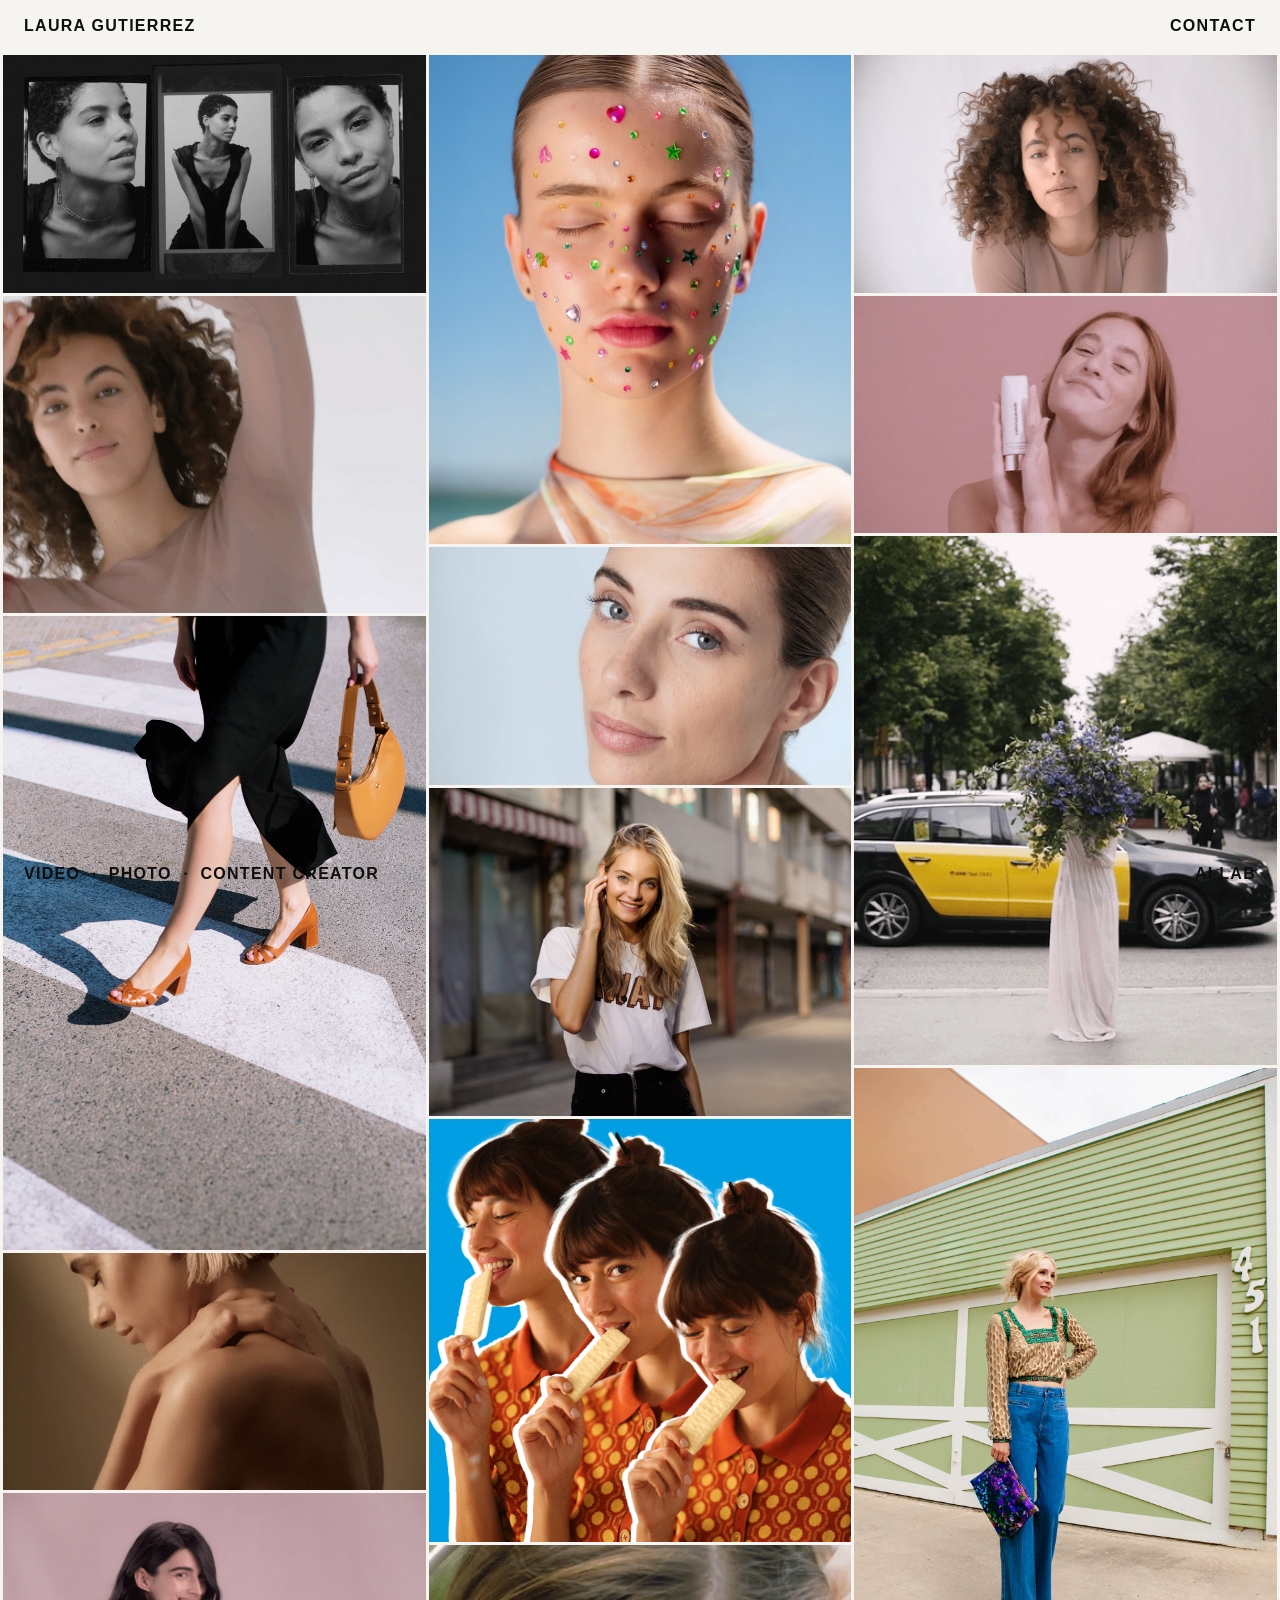
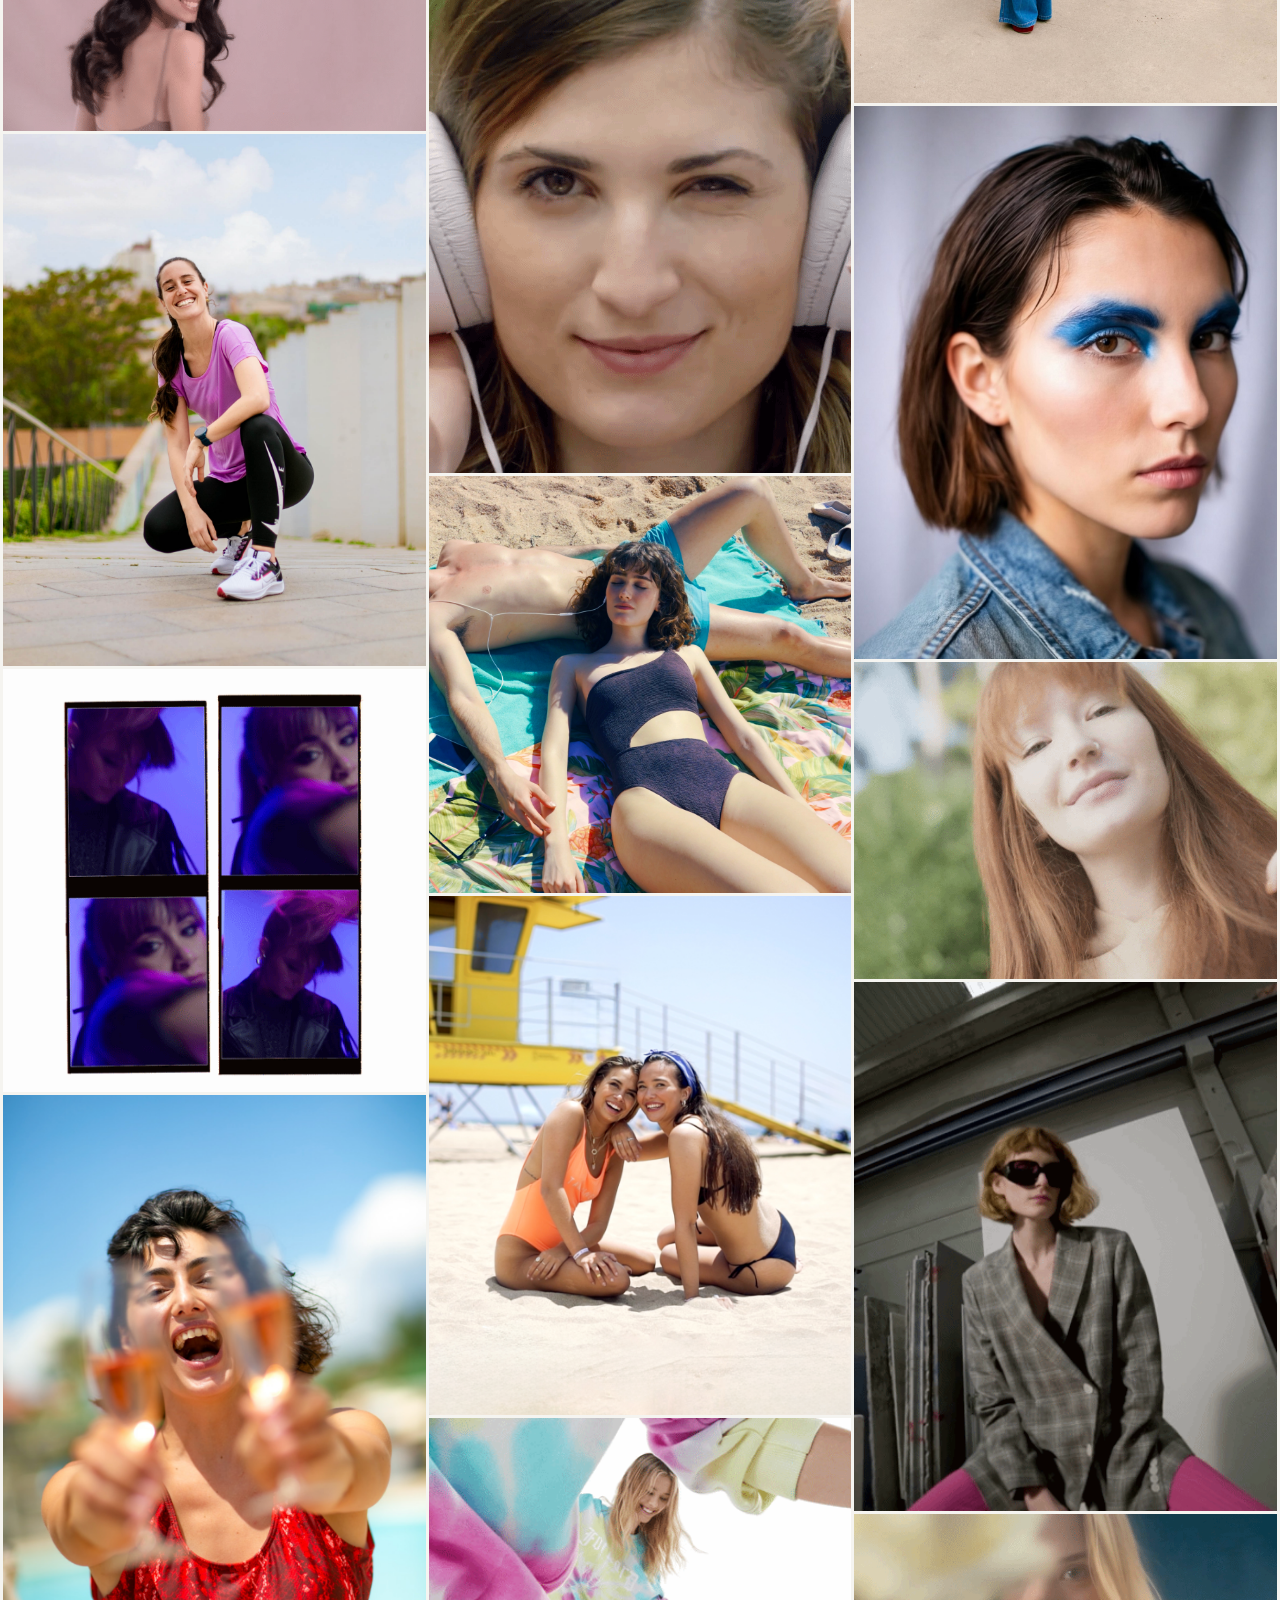
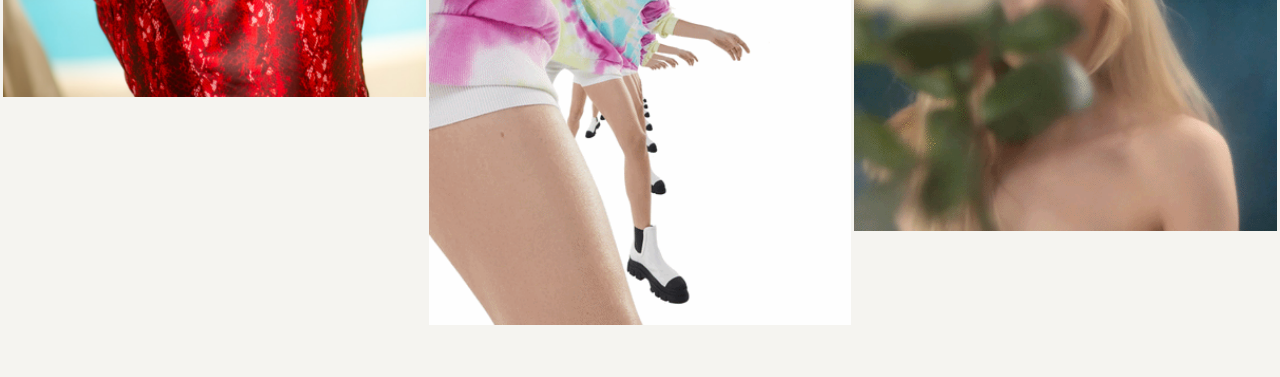
<file: index.html>
<!DOCTYPE html>
<html lang="en">
<head>
  <meta charset="UTF-8">
  <meta name="viewport" content="width=device-width, initial-scale=1.0">
  <title>Laura Gutierrez — Video · Photo · Content Creator</title>
  <meta name="description" content="Portfolio of Laura Gutierrez, video, photo and content creator. Selected work in film, photography and digital content.">
  <link rel="canonical" href="https://lauragutierrez.co/">
  <meta property="og:type" content="profile">
  <meta property="og:title" content="Laura Gutierrez — Video · Photo · Content Creator">
  <meta property="og:description" content="Portfolio of Laura Gutierrez, video, photo and content creator.">
  <meta property="og:url" content="https://lauragutierrez.co/">
  <script type="application/ld+json">
  {"@context":"https://schema.org","@type":"Person","name":"Laura Gutierrez","url":"https://lauragutierrez.co/","jobTitle":"Video, Photo & Content Creator","email":"hola@lauragutierrez.co","knowsAbout":["Video","Photography","Content creation"],"sameAs":["https://lauragutierrez.co/"]}
  </script>
  <script type="application/ld+json">
  {"@context":"https://schema.org","@type":"WebSite","name":"Laura Gutierrez","url":"https://lauragutierrez.co/","inLanguage":"en","about":{"@type":"Person","name":"Laura Gutierrez"}}
  </script>
  <link rel="icon" href="/favicon.ico" sizes="any">
  <link rel="icon" type="image/png" sizes="32x32" href="/favicon-32x32.png">
  <link rel="icon" type="image/png" sizes="192x192" href="/icon-192.png">
  <link rel="apple-touch-icon" href="/apple-touch-icon.png">
  <meta property="og:site_name" content="Laura Gutierrez">
  <meta property="og:image" content="https://lauragutierrez.co/og.jpg">
  <meta property="og:image:width" content="1200">
  <meta property="og:image:height" content="630">
  <meta property="og:image:alt" content="Laura Gutierrez — Video · Photo · Content creator">
  <meta name="twitter:card" content="summary_large_image">
  <meta name="twitter:image" content="https://lauragutierrez.co/og.jpg">
  <link rel="stylesheet" href="style.css">
</head>
<body>

  <header>
    <span class="site-name">Laura Gutierrez</span>
    <a href="https://mail.google.com/mail/?view=cm&to=hola@lauragutierrez.co" target="_blank" class="contact-link">Contact</a>
  </header>

  <main id="grid"></main>

  <footer>
    <span class="tagline">Video &nbsp;·&nbsp; Photo &nbsp;·&nbsp; Content creator</span>
    <a href="ailab.html" class="ailab-btn">AI Lab</a>
  </footer>

  <script src="projects.js"></script>
  <script>
    var grid = document.getElementById('grid');
    for (var i = 0; i < projects.length; i++) {
      var project = projects[i];
      var posterSrc = 'projects/' + project.folder + '/' + project.poster;
      var item = document.createElement('a');
      item.className = 'grid-item';
      item.href = 'project.html?p=' + encodeURIComponent(project.folder);
      item.style.animationDelay = (i * 35) + 'ms';
      item.innerHTML =
        '<div class="grid-item-inner">' +
          '<img class="poster" src="' + posterSrc + '" onerror="this.onerror=null;this.src=\'lorem.png\'" alt="' + project.title + '" loading="lazy">' +
          '<div class="overlay">' +
            '<span class="overlay-title">' + project.title + '</span>' +
          '</div>' +
        '</div>';
      grid.appendChild(item);
    }
  </script>

</body>
</html>
</file>
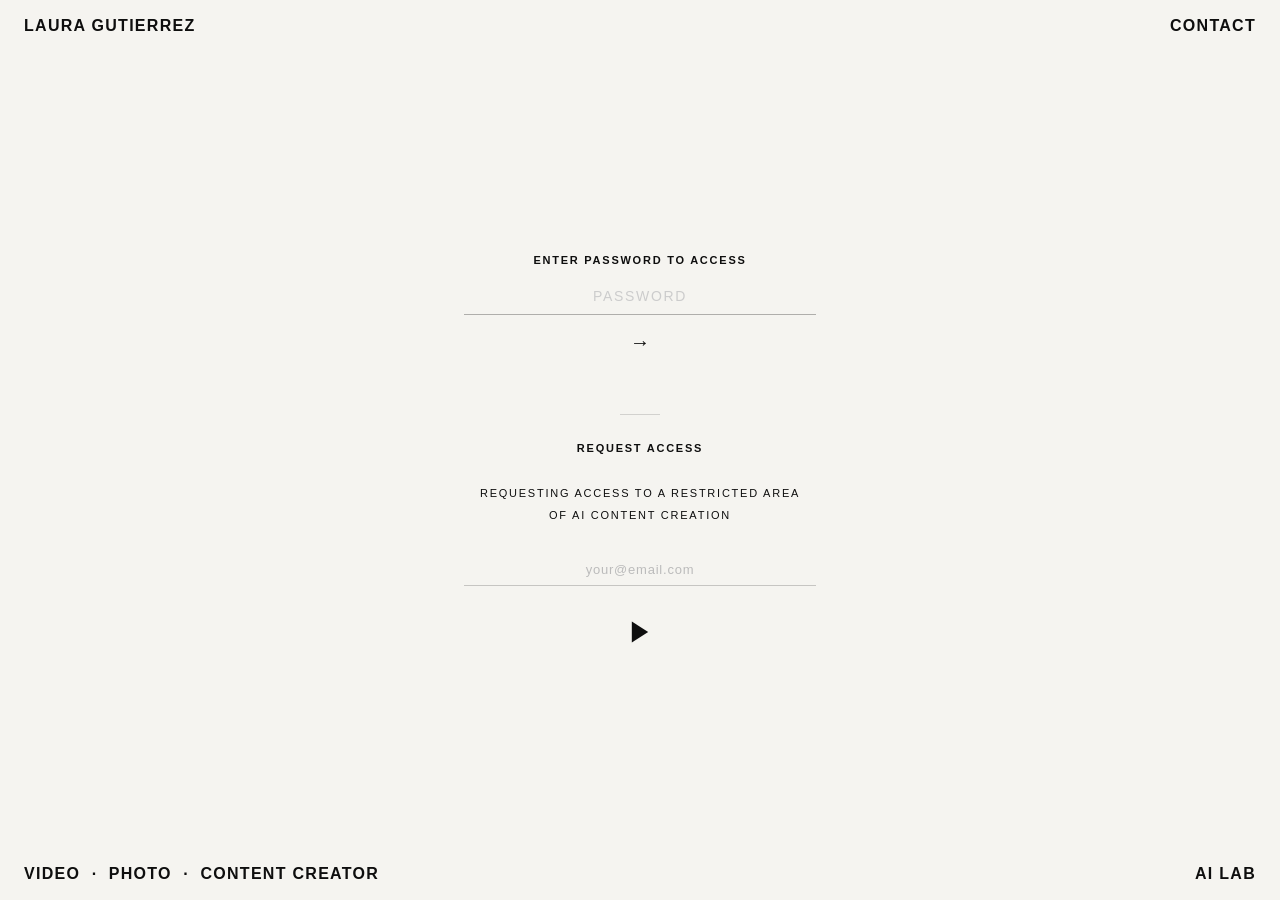
<file: ailab.html>
<!DOCTYPE html>
<html lang="en">
<head>
  <meta charset="UTF-8">
  <meta name="viewport" content="width=device-width, initial-scale=1.0">
  <title>Laura Gutierrez — AI Lab</title>
  <link rel="icon" href="/favicon.ico" sizes="any">
  <link rel="icon" type="image/png" sizes="32x32" href="/favicon-32x32.png">
  <link rel="icon" type="image/png" sizes="192x192" href="/icon-192.png">
  <link rel="apple-touch-icon" href="/apple-touch-icon.png">
  <meta property="og:type" content="website">
  <meta property="og:title" content="Laura Gutierrez — AI Lab">
  <meta property="og:site_name" content="Laura Gutierrez">
  <meta property="og:image" content="https://lauragutierrez.co/og.jpg">
  <meta property="og:image:width" content="1200">
  <meta property="og:image:height" content="630">
  <meta property="og:image:alt" content="Laura Gutierrez — Video · Photo · Content creator">
  <meta name="twitter:card" content="summary_large_image">
  <meta name="twitter:image" content="https://lauragutierrez.co/og.jpg">
  <link rel="stylesheet" href="style.css">
</head>
<body class="ailab-page">

  <header>
    <a href="index.html" class="site-name back-link">Laura Gutierrez</a>
    <a href="https://mail.google.com/mail/?view=cm&to=hola@lauragutierrez.co" target="_blank" class="contact-link">Contact</a>
  </header>

  <!-- PASSWORD GATE -->
  <div class="ailab-gate" id="ailabGate">
    <div class="ailab-gate-inner">
      <p class="ailab-gate-label">Enter password to access</p>
      <input class="ailab-gate-input" type="password" id="passwordInput" placeholder="PASSWORD" onkeydown="if(event.key==='Enter')checkPassword()">
      <button class="ailab-gate-btn" onclick="checkPassword()">→</button>
      <p class="ailab-gate-error" id="passwordError"></p>
      <div class="ailab-divider"></div>
      <p class="ailab-gate-label" style="margin-bottom:16px">Request access</p>
      <p class="ailab-heading">Requesting access to a restricted area<br>of AI content creation</p>
      <input class="ailab-input" type="email" id="ailabEmail" placeholder="your@email.com">
      <button class="ailab-submit" id="ailabBtn" onclick="submitRequest()">
        <svg viewBox="0 0 24 24" fill="currentColor" width="28" height="28">
          <polygon points="5,3 19,12 5,21"/>
        </svg>
      </button>
      <p class="ailab-sent" id="ailabSent">SENT</p>
    </div>
  </div>

  <!-- AI LAB CONTENT -->
  <main class="ailab-content" id="ailabContent" style="display:none">
    <div class="ailab-grid" id="ailabGrid"></div>
  </main>

  <footer>
    <span class="tagline">Video &nbsp;·&nbsp; Photo &nbsp;·&nbsp; Content creator</span>
    <a href="ailab.html" class="ailab-btn">AI Lab</a>
  </footer>

  <script>
    var PASSWORD = 'WELCOME26';

    var videos = [
      "ailab/01_spf_3.mp4",
      "ailab/04_mimosa.mp4",
      "ailab/07_byredo_1.mp4",
      "ailab/AB_01.mp4",
      "ailab/AB_04.mp4",
      "ailab/AB4.mp4",
      "ailab/AB5.mp4",
      "ailab/Benetton_colors_01.mp4",
      "ailab/byredo_01.mp4",
      "ailab/Byredo_02.mp4",
      "ailab/ElevenLabs_video_shak.mp4",
      "ailab/hf_20260413_180842.mp4",
      "ailab/hf_20260413_181009.mp4",
      "ailab/hf_20260413_194600.mp4",
      "ailab/hf_20260414_100152.mp4",
      "ailab/hf_20260414_100818.mp4",
      "ailab/hf_20260429_141544.mp4",
      "ailab/hf_20260429_141715_e.mp4",
      "ailab/hf_20260429_142433.mp4",
      "ailab/hf_20260429_142858_.mp4",
      "ailab/hf_20260429_145140.mp4",
      "ailab/References_to_Video_-_A_young_woman_withS.mp4",
      "ailab/Sisterland_01.mp4",
      "ailab/Sisterland_02.mp4",
      "ailab/Sisterland_03.mp4",
      "ailab/Sisterland_04.mp4",
      "ailab/Sisterland_05.mp4",
      "ailab/sisterland_06.mp4",
      "ailab/Sisterland_07.mp4",
      "ailab/Sisterland_08.mp4",
      "ailab/Slow_motion_cinematic_product__Kling_25_Turbo_Pro_66125.mp4",
      "ailab/Spf_01.mp4",
      "ailab/spf_02.mp4",
      "ailab/Tribe_01.mp4",
      "ailab/Tribe_02.mp4"
    ];

    function shuffle(arr) {
      for (var i = arr.length - 1; i > 0; i--) {
        var j = Math.floor(Math.random() * (i + 1));
        var tmp = arr[i]; arr[i] = arr[j]; arr[j] = tmp;
      }
      return arr;
    }

    function buildGrid(srcs) {
      var grid = document.getElementById('ailabGrid');
      srcs.forEach(function(src) {
        var v = document.createElement('video');
        v.setAttribute('autoplay', '');
        v.setAttribute('muted', '');
        v.setAttribute('loop', '');
        v.setAttribute('playsinline', '');
        v.muted = true;
        v.volume = 0;
        // Lazy: use IntersectionObserver to load src only when near viewport
        v.setAttribute('data-src', src);
        v.style.display = 'block';
        v.style.width = '100%';
        v.style.height = 'auto';
        v.style.marginBottom = 'var(--gap)';
        v.style.breakInside = 'avoid';
        grid.appendChild(v);
      });
      lazyLoad();
    }

    function lazyLoad() {
      var videos = document.querySelectorAll('video[data-src]');
      if ('IntersectionObserver' in window) {
        var observer = new IntersectionObserver(function(entries) {
          entries.forEach(function(entry) {
            if (entry.isIntersecting) {
              var v = entry.target;
              var src = v.getAttribute('data-src');
              v.innerHTML = '<source src="' + src + '" type="video/mp4">';
              v.load();
              v.removeAttribute('data-src');
              observer.unobserve(v);
            }
          });
        }, { rootMargin: '400px' });
        videos.forEach(function(v) { observer.observe(v); });
      } else {
        // Fallback: load all
        videos.forEach(function(v) {
          var src = v.getAttribute('data-src');
          v.innerHTML = '<source src="' + src + '" type="video/mp4">';
          v.load();
          v.removeAttribute('data-src');
        });
      }
    }

    if (sessionStorage.getItem('ailab_access') === '1') {
      showContent();
    }

    function checkPassword() {
      var val = document.getElementById('passwordInput').value.trim().toUpperCase();
      if (val === PASSWORD) {
        sessionStorage.setItem('ailab_access', '1');
        showContent();
      } else {
        document.getElementById('passwordError').textContent = 'Incorrect password.';
        document.getElementById('passwordInput').value = '';
      }
    }

    function showContent() {
      buildGrid(shuffle(videos.slice()));
      document.getElementById('ailabGate').style.display = 'none';
      document.getElementById('ailabContent').style.display = 'block';
    }

    function submitRequest() {
      var email = document.getElementById('ailabEmail').value;
      if (!email || email.indexOf('@') === -1) return;
      document.getElementById('ailabBtn').style.display = 'none';
      fetch('https://formspree.io/f/mrervvzk', {
        method: 'POST',
        headers: { 'Content-Type': 'application/json' },
        body: JSON.stringify({
          _subject: 'AI LAB ACCESS REQUEST BY ' + email,
          message: 'Alguien ha pulsado el botón de acceso al AI LAB.\n\nMail: ' + email,
          email: email
        })
      }).catch(function(){});
      document.getElementById('ailabSent').style.display = 'block';
    }
  </script>

</body>
</html>
</file>
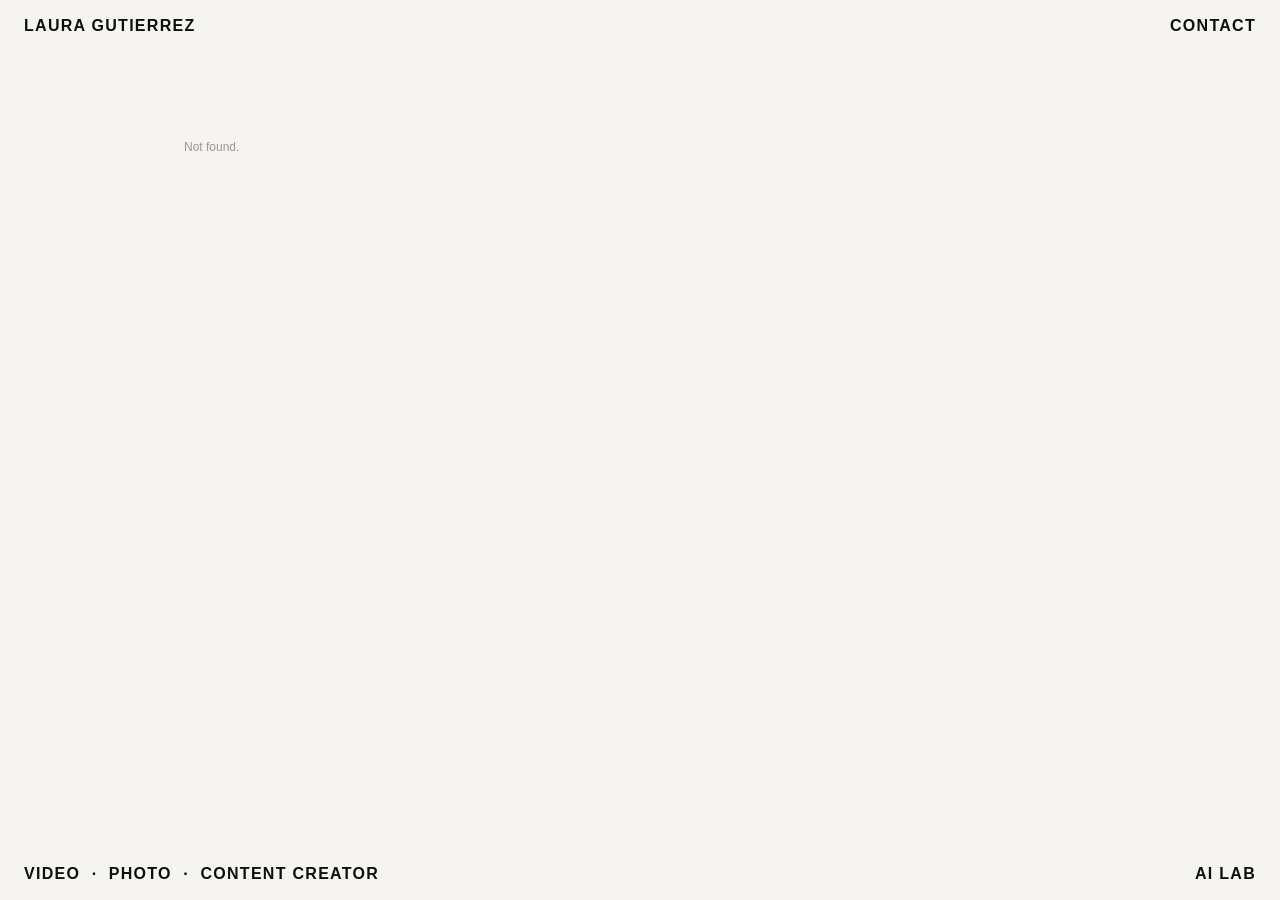
<file: corporate-project.html>
<!DOCTYPE html>
<html lang="en">
<head>
  <meta charset="UTF-8">
  <meta name="viewport" content="width=device-width, initial-scale=1.0">
  <title>Laura Gutierrez</title>
  <link rel="icon" href="/favicon.ico" sizes="any">
  <link rel="icon" type="image/png" sizes="32x32" href="/favicon-32x32.png">
  <link rel="icon" type="image/png" sizes="192x192" href="/icon-192.png">
  <link rel="apple-touch-icon" href="/apple-touch-icon.png">
  <meta property="og:type" content="website">
  <meta property="og:title" content="Laura Gutierrez">
  <meta property="og:site_name" content="Laura Gutierrez">
  <meta property="og:image" content="https://lauragutierrez.co/og.jpg">
  <meta property="og:image:width" content="1200">
  <meta property="og:image:height" content="630">
  <meta property="og:image:alt" content="Laura Gutierrez — Video · Photo · Content creator">
  <meta name="twitter:card" content="summary_large_image">
  <meta name="twitter:image" content="https://lauragutierrez.co/og.jpg">
  <link rel="stylesheet" href="style.css">
  <style>
    .vimeo-wrap { position: relative; width: 100%; margin-bottom: 48px; }
    .vimeo-wrap iframe { position: absolute; top: 0; left: 0; width: 100%; height: 100%; border: 0; }
    .corp-title { font-family: var(--font); font-weight: 700; font-size: 16px; letter-spacing: 0.08em; text-transform: uppercase; text-align: center; margin-bottom: 32px; }
    .corp-grid-3 { columns: 3; column-gap: 3px; margin-top: 40px; }
    .corp-grid-3 img { display: block; width: 100%; height: auto; margin-bottom: 3px; break-inside: avoid; }
    @media (max-width: 768px) { .corp-grid-3 { columns: 1; } }
  </style>
</head>
<body class="project-page">
  <header>
    <a href="corporate.html" class="site-name back-link">Laura Gutierrez</a>
    <a href="https://mail.google.com/mail/?view=cm&to=hola@lauragutierrez.co" target="_blank" class="contact-link">Contact</a>
  </header>
  <main id="corp-content"></main>
  <footer>
    <span class="tagline">Video &nbsp;·&nbsp; Photo &nbsp;·&nbsp; Content creator</span>
    <a href="ailab.html" class="ailab-btn">AI Lab</a>
  </footer>
  <script src="corporate-projects.js"></script>
  <script>
    (function() {
      function getParam(name) { return new URLSearchParams(window.location.search).get(name); }
      var idx = parseInt(getParam('i'));
      var project = corpProjects[idx];
      var content = document.getElementById('corp-content');
      if (!project) { content.innerHTML = '<p class="error">Not found.</p>'; return; }

      var html = '<p class="corp-title">' + project.title + '</p>';

      if (project.vimeo) {
        var parts = project.ratio.split('/');
        var pct = (parseFloat(parts[1]) / parseFloat(parts[0]) * 100).toFixed(4) + '%';
        var isVertical = parseFloat(parts[0]) < parseFloat(parts[1]);
        var outerStyle = isVertical ? 'max-width:440px;margin-left:auto;margin-right:auto;' : '';
        html += '<div style="' + outerStyle + '">'
          + '<div class="vimeo-wrap" style="padding-bottom:' + pct + '">'
          + '<iframe src="https://player.vimeo.com/video/' + project.vimeo
          + '?color=ffffff&title=0&byline=0&portrait=0" '
          + 'frameborder="0" allow="autoplay;fullscreen;picture-in-picture" allowfullscreen></iframe>'
          + '</div></div>';
      }

      if (project.photos && project.photos.length > 0) {
        html += '<div class="corp-grid-3">';
        for (var i = 0; i < project.photos.length; i++) {
          html += '<img src="' + project.photos[i] + '" alt="' + project.title + '" loading="lazy">';
        }
        html += '</div>';
      }

      content.innerHTML = html;
    })();
  </script>
</body>
</html>
</file>
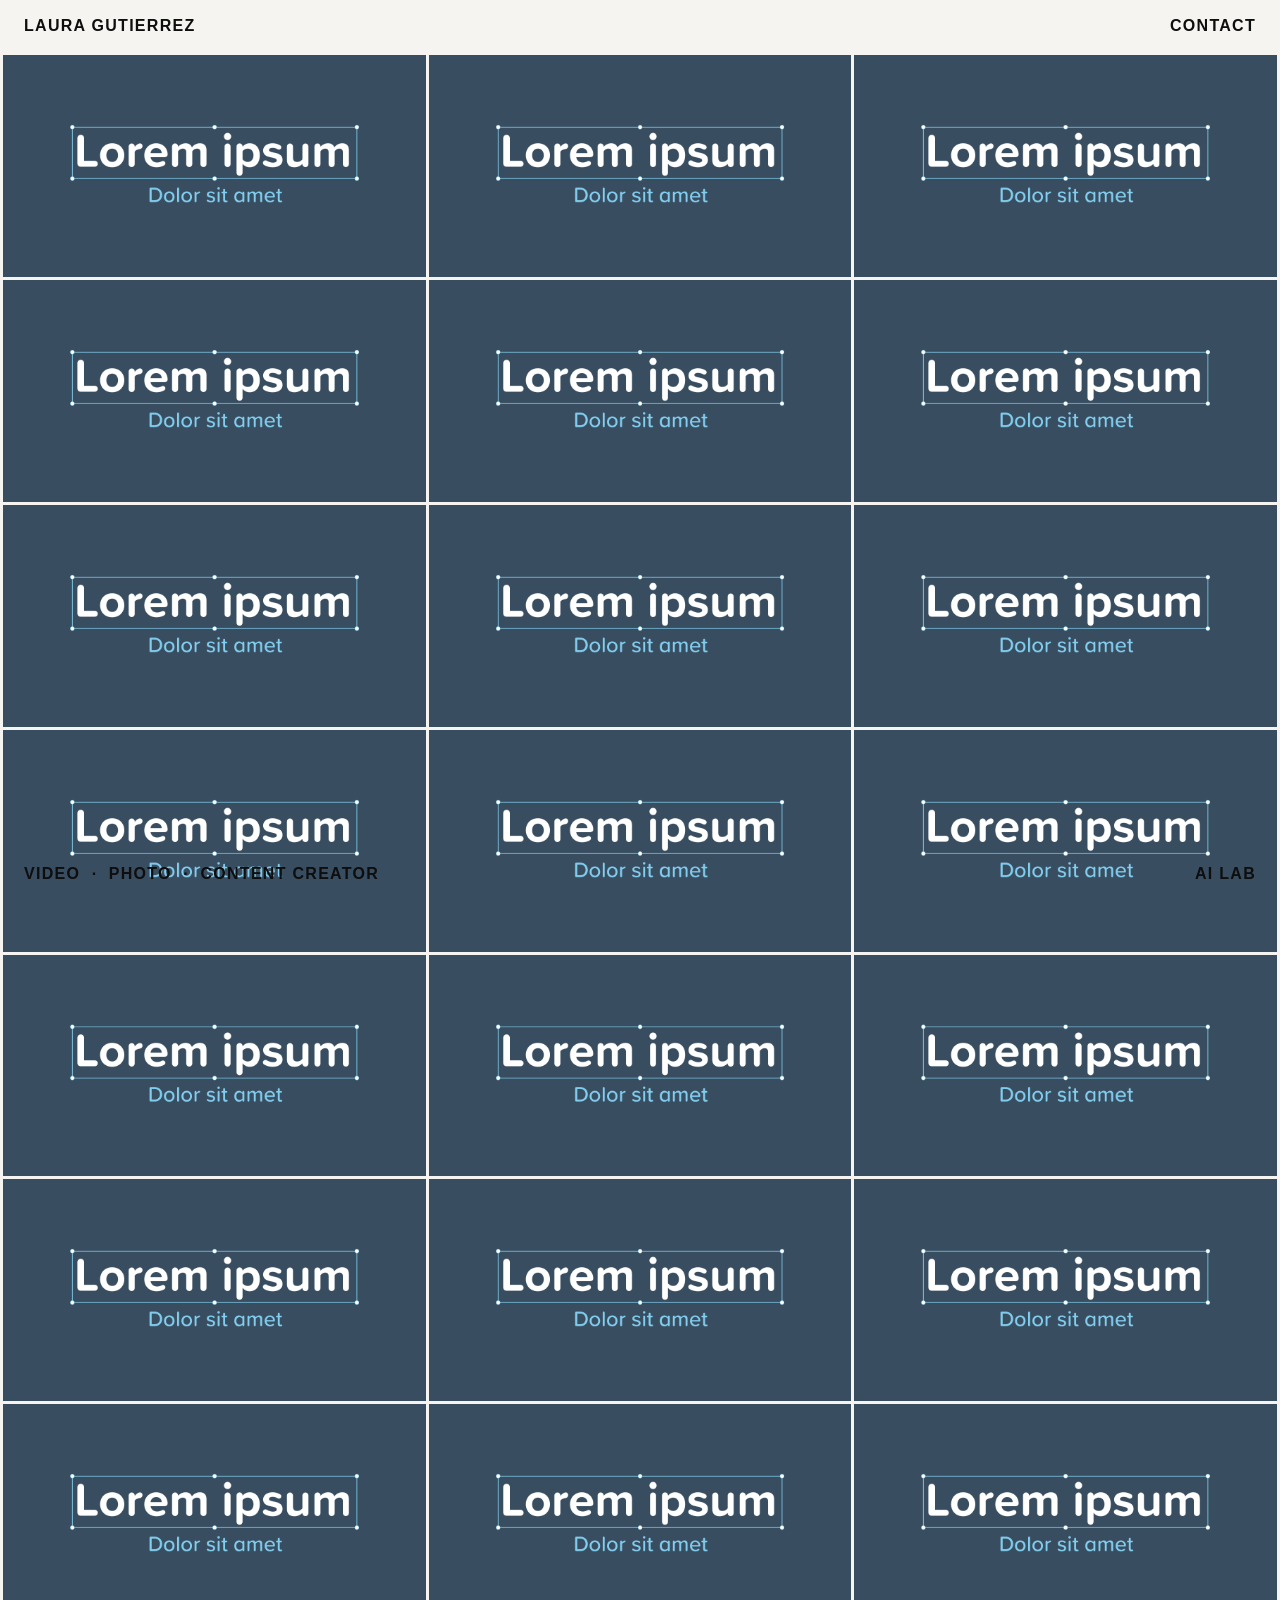
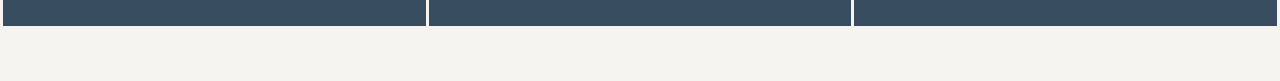
<file: corporate.html>
<!DOCTYPE html>
<html lang="en">
<head>
  <meta charset="UTF-8">
  <meta name="viewport" content="width=device-width, initial-scale=1.0">
  <title>Laura Gutierrez — Corporate</title>
  <link rel="icon" href="/favicon.ico" sizes="any">
  <link rel="icon" type="image/png" sizes="32x32" href="/favicon-32x32.png">
  <link rel="icon" type="image/png" sizes="192x192" href="/icon-192.png">
  <link rel="apple-touch-icon" href="/apple-touch-icon.png">
  <meta property="og:type" content="website">
  <meta property="og:title" content="Laura Gutierrez — Corporate">
  <meta property="og:site_name" content="Laura Gutierrez">
  <meta property="og:image" content="https://lauragutierrez.co/og.jpg">
  <meta property="og:image:width" content="1200">
  <meta property="og:image:height" content="630">
  <meta property="og:image:alt" content="Laura Gutierrez — Video · Photo · Content creator">
  <meta name="twitter:card" content="summary_large_image">
  <meta name="twitter:image" content="https://lauragutierrez.co/og.jpg">
  <link rel="stylesheet" href="style.css">
</head>
<body>
  <header>
    <a href="index.html" class="site-name back-link">Laura Gutierrez</a>
    <a href="https://mail.google.com/mail/?view=cm&to=hola@lauragutierrez.co" target="_blank" class="contact-link">Contact</a>
  </header>

  <main id="grid"></main>

  <footer>
    <span class="tagline">Video &nbsp;·&nbsp; Photo &nbsp;·&nbsp; Content creator</span>
    <a href="ailab.html" class="ailab-btn">AI Lab</a>
  </footer>

  <script src="corporate-projects.js"></script>
  <script>
    var grid = document.getElementById('grid');
    for (var i = 0; i < corpProjects.length; i++) {
      var p = corpProjects[i];
      var item = document.createElement('a');
      item.className = 'grid-item';
      item.href = 'corporate-project.html?i=' + i;
      item.style.animationDelay = (i * 35) + 'ms';
      var thumb = 'https://vumbnail.com/' + p.vimeo + '.jpg';
      item.innerHTML =
        '<div class="grid-item-inner">' +
          '<img class="poster" src="' + thumb + '" onerror="this.onerror=null;this.src=\'lorem.png\'" alt="' + p.title + '" loading="lazy">' +
          '<div class="overlay">' +
            '<span class="overlay-title">' + p.title + '</span>' +
          '</div>' +
        '</div>';
      grid.appendChild(item);
    }
  </script>
</body>
</html>
</file>
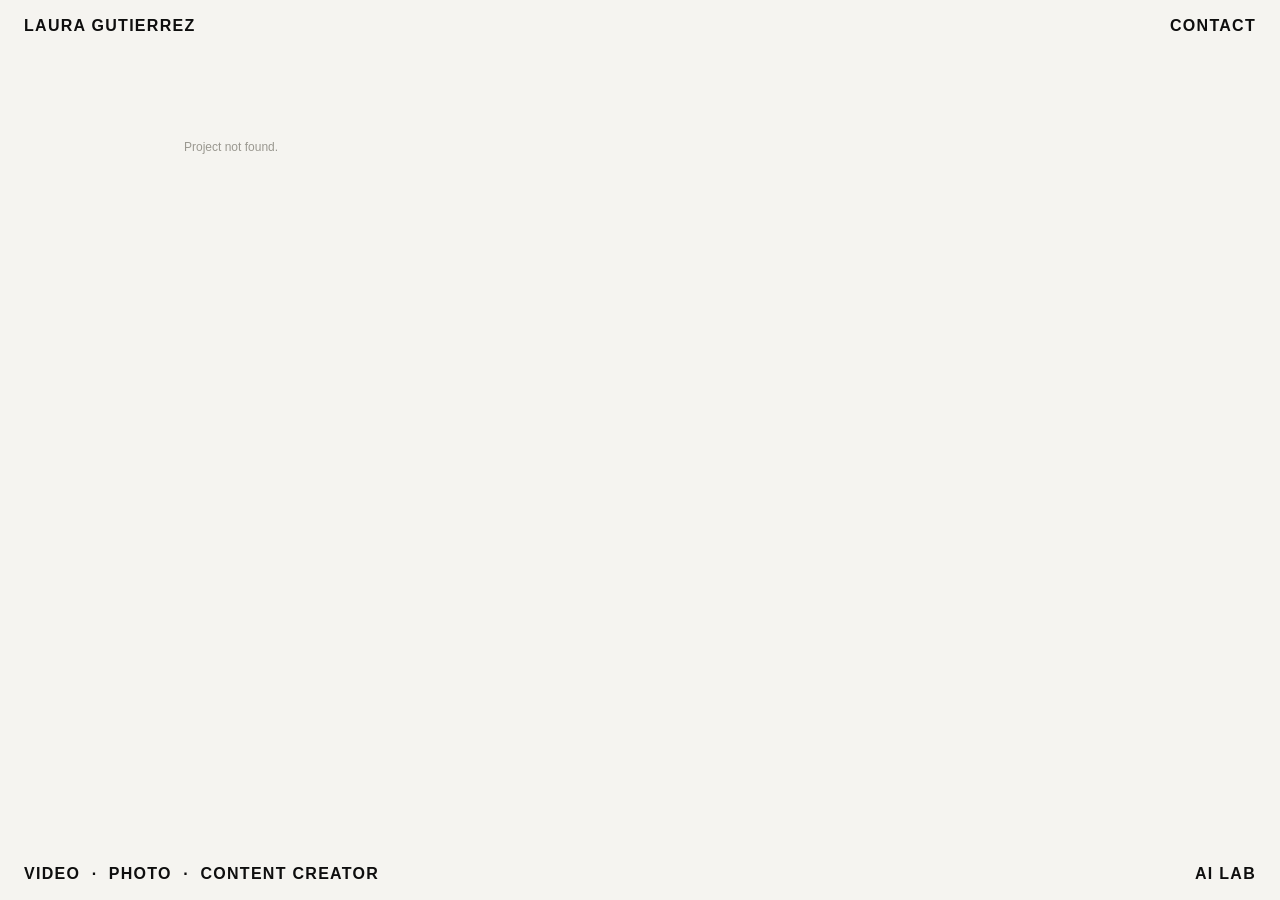
<file: project.html>
<!DOCTYPE html>
<html lang="en">
<head>
  <meta charset="UTF-8">
  <meta name="viewport" content="width=device-width, initial-scale=1.0">
  <title>Laura Gutierrez</title>
  <link rel="icon" href="/favicon.ico" sizes="any">
  <link rel="icon" type="image/png" sizes="32x32" href="/favicon-32x32.png">
  <link rel="icon" type="image/png" sizes="192x192" href="/icon-192.png">
  <link rel="apple-touch-icon" href="/apple-touch-icon.png">
  <meta property="og:type" content="website">
  <meta property="og:title" content="Laura Gutierrez">
  <meta property="og:site_name" content="Laura Gutierrez">
  <meta property="og:image" content="https://lauragutierrez.co/og.jpg">
  <meta property="og:image:width" content="1200">
  <meta property="og:image:height" content="630">
  <meta property="og:image:alt" content="Laura Gutierrez — Video · Photo · Content creator">
  <meta name="twitter:card" content="summary_large_image">
  <meta name="twitter:image" content="https://lauragutierrez.co/og.jpg">
  <link rel="stylesheet" href="style.css">
  <style>
    .vimeo-wrap { position: relative; width: 100%; margin-bottom: 48px; }
    .vimeo-wrap iframe { position: absolute; top: 0; left: 0; width: 100%; height: 100%; border: 0; }
  </style>
</head>
<body class="project-page">
  <header>
    <a href="index.html" class="site-name back-link">Laura Gutierrez</a>
    <a href="https://mail.google.com/mail/?view=cm&to=hola@lauragutierrez.co" target="_blank" class="contact-link">Contact</a>
  </header>
  <main id="project-content"></main>
  <footer>
    <span class="tagline">Video &nbsp;·&nbsp; Photo &nbsp;·&nbsp; Content creator</span>
    <a href="ailab.html" class="ailab-btn">AI Lab</a>
  </footer>
  <script src="projects.js"></script>
  <script>
    (function() {
      function getParam(name) {
        return new URLSearchParams(window.location.search).get(name);
      }
      var folderParam = getParam('p');
      var project = null;
      for (var i = 0; i < projects.length; i++) {
        if (projects[i].folder === folderParam) { project = projects[i]; break; }
      }
      var content = document.getElementById('project-content');
      if (!project) { content.innerHTML = '<p class="error">Project not found.</p>'; return; }

      var html = '<h1 class="project-title">' + project.title + '</h1>';

      if (project.vimeo && project.vimeo.length > 0) {
        for (var v = 0; v < project.vimeo.length; v++) {
          var id = project.vimeo[v];
          var ratioStr = (project.ratio && project.ratio[v]) ? project.ratio[v] : '16/9';
          var parts = ratioStr.split('/');
          var pct = (parseFloat(parts[1]) / parseFloat(parts[0]) * 100).toFixed(4) + '%';
          var isVertical = parseFloat(parts[0]) < parseFloat(parts[1]);
          var outerStyle = isVertical ? 'max-width:440px;margin-left:auto;margin-right:auto;' : '';
          html += '<div style="' + outerStyle + '">'
            + '<div class="vimeo-wrap" style="padding-bottom:' + pct + '">'
            + '<iframe src="https://player.vimeo.com/video/' + id
            + '?color=ffffff&title=0&byline=0&portrait=0" '
            + 'frameborder="0" allow="autoplay;fullscreen;picture-in-picture" allowfullscreen></iframe>'
            + '</div></div>';
        }
      }

      if (project.photos && project.photos.length > 0) {
        html += '<div class="photo-masonry">';
        for (var p = 0; p < project.photos.length; p++) {
          html += '<img src="projects/' + project.folder + '/' + project.photos[p] + '" alt="' + project.title + '" loading="lazy">';
        }
        html += '</div>';
      }

      content.innerHTML = html;
    })();
  </script>
</body>
</html>
</file>
<file: style.css>
/* ─── Reset ──────────────────────────────────────────────── */
*, *::before, *::after { box-sizing: border-box; margin: 0; padding: 0; }

:root {
  --black: #0e0e0e;
  --white: #f5f4f0;
  --font: 'Helvetica Neue', Helvetica, Arial, sans-serif;
  --nav-h: 52px;
  --footer-h: 52px;
  --gap: 3px;
}

body {
  background: var(--white);
  color: var(--black);
  font-family: var(--font);
  min-height: 100vh;
  display: flex;
  flex-direction: column;
}

a { text-decoration: none; color: inherit; }

/* ─── Shared text ────────────────────────────────────────── */
.site-name, .contact-link, .tagline, .ailab-btn, .overlay-title, .project-title {
  font-family: var(--font);
  font-weight: 700;
  font-size: 16px;
  letter-spacing: 0.08em;
  text-transform: uppercase;
  color: var(--black);
}

/* ─── Header ─────────────────────────────────────────────── */
header {
  position: fixed;
  top: 0; left: 0; right: 0;
  height: var(--nav-h);
  display: flex;
  align-items: center;
  justify-content: space-between;
  padding: 0 24px;
  z-index: 100;
  background: transparent;
}

.back-link { cursor: pointer; transition: opacity 0.2s; }
.back-link:hover, .contact-link:hover, .ailab-btn:hover { opacity: 0.45; }

/* ─── Footer ─────────────────────────────────────────────── */
footer {
  position: fixed;
  bottom: 0; left: 0; right: 0;
  height: var(--footer-h);
  display: flex;
  align-items: center;
  justify-content: space-between;
  padding: 0 24px;
  z-index: 100;
  background: transparent;
  pointer-events: none;
}
footer > * { pointer-events: auto; }

/* ─── Landing Grid ───────────────────────────────────────── */
main#grid {
  margin-top: var(--nav-h);
  padding-bottom: var(--footer-h);
  columns: 3;
  column-gap: var(--gap);
  padding-left: var(--gap);
  padding-right: var(--gap);
  padding-top: var(--gap);
  flex: 1;
}

.grid-item {
  display: block;
  position: relative;
  overflow: hidden;
  background: #d8d6d0;
  break-inside: avoid;
  margin-bottom: var(--gap);
  opacity: 0;
  animation: fadeIn 0.5s ease forwards;
}

@keyframes fadeIn {
  from { opacity: 0; transform: translateY(4px); }
  to   { opacity: 1; transform: translateY(0); }
}

.grid-item-inner { width: 100%; position: relative; }

.grid-item img.poster {
  display: block;
  width: 100%;
  height: auto;
  transition: transform 0.5s ease;
}

.grid-item:hover img.poster { transform: scale(1.03); }

.overlay {
  position: absolute;
  inset: 0;
  display: flex;
  align-items: center;
  justify-content: center;
  background: rgba(14,14,14,0);
  transition: background 0.35s ease, backdrop-filter 0.35s ease;
}

.grid-item:hover .overlay {
  background: rgba(14,14,14,0.32);
  backdrop-filter: blur(6px) brightness(0.85);
  -webkit-backdrop-filter: blur(6px) brightness(0.85);
}

.overlay-title {
  color: #f5f4f0;
  opacity: 0;
  transform: translateY(4px);
  transition: opacity 0.3s ease 0.05s, transform 0.3s ease 0.05s;
  text-align: center;
  padding: 0 16px;
}

.grid-item:hover .overlay-title { opacity: 1; transform: translateY(0); }

/* ─── Project Page ───────────────────────────────────────── */
body.project-page main {
  margin-top: var(--nav-h);
  padding: 48px 24px calc(var(--footer-h) + 48px);
  width: 100%;
  max-width: 960px;
  margin-left: auto;
  margin-right: auto;
  flex: 1;
  box-sizing: border-box;
}

.project-title {
  text-align: center;
  margin-bottom: 40px;
}

/* ─── Video embeds ───────────────────────────────────────── */
.videos-container { width: 100%; }

.video-wrap {
  width: 100%;
  margin-bottom: 48px;
  position: relative;
}

.video-wrap::after {
  content: '';
  display: block;
  padding-bottom: 56.25% !important;
}

.video-wrap iframe {
  position: absolute;
  top: 0; left: 0;
  width: 100% !important;
  height: 100% !important;
  border: none;
}

.video-wrap.ratio-16-9::after { padding-bottom: 56.25% !important; }
.video-wrap.ratio-9-16 { max-width: 440px; margin-left: auto; margin-right: auto; }
.video-wrap.ratio-9-16::after { padding-bottom: 177.78% !important; }
.video-wrap.ratio-1-1 { max-width: 600px; margin-left: auto; margin-right: auto; }
.video-wrap.ratio-1-1::after { padding-bottom: 100% !important; }
.video-wrap.ratio-4-5 { max-width: 560px; margin-left: auto; margin-right: auto; }
.video-wrap.ratio-4-5::after { padding-bottom: 125% !important; }

/* ─── Photo masonry ──────────────────────────────────────── */
.photo-masonry {
  columns: 2;
  column-gap: 24px;
}

.photo-masonry img {
  display: block;
  width: 100%;
  height: auto;
  margin-bottom: 24px;
  break-inside: avoid;
}

.photo-masonry img:nth-child(3n+1) { margin-bottom: 36px; }
.photo-masonry img:nth-child(3n+2) { margin-bottom: 16px; }

/* ─── AI Lab gate ────────────────────────────────────────── */
.ailab-gate {
  position: fixed;
  inset: 0;
  display: flex;
  align-items: center;
  justify-content: center;
  z-index: 50;
}

.ailab-gate-inner {
  display: flex;
  flex-direction: column;
  align-items: center;
  text-align: center;
  gap: 12px;
  padding: 0 24px;
  max-width: 400px;
  width: 100%;
}

.ailab-gate-label {
  font-family: var(--font);
  font-weight: 700;
  font-size: 11px;
  letter-spacing: 0.16em;
  text-transform: uppercase;
  color: var(--black);
}

.ailab-gate-input {
  width: 100%;
  background: none;
  border: none;
  border-bottom: 0.5px solid rgba(14,14,14,0.3);
  padding: 10px 0;
  font-family: var(--font);
  font-weight: 700;
  font-size: 14px;
  letter-spacing: 0.12em;
  text-transform: uppercase;
  color: var(--black);
  outline: none;
  text-align: center;
}
.ailab-gate-input::placeholder { color: #ccc; font-weight: 300; }
.ailab-gate-input:focus { border-bottom-color: var(--black); }

.ailab-gate-btn {
  background: none;
  border: none;
  font-family: var(--font);
  font-weight: 700;
  font-size: 20px;
  color: var(--black);
  cursor: pointer;
  padding: 4px 0;
  transition: opacity 0.2s;
}
.ailab-gate-btn:hover { opacity: 0.45; }

.ailab-gate-error {
  font-family: var(--font);
  font-size: 11px;
  letter-spacing: 0.1em;
  color: #999;
  min-height: 16px;
}

.ailab-divider {
  width: 40px;
  height: 0.5px;
  background: rgba(14,14,14,0.15);
  margin: 16px 0;
}

.ailab-heading {
  font-family: var(--font);
  font-weight: 300;
  font-size: 11px;
  letter-spacing: 0.16em;
  text-transform: uppercase;
  color: var(--black);
  line-height: 2;
  margin-bottom: 16px;
}

.ailab-input {
  width: 100%;
  background: none;
  border: none;
  border-bottom: 0.5px solid rgba(14,14,14,0.2);
  padding: 8px 0;
  font-family: var(--font);
  font-weight: 300;
  font-size: 13px;
  letter-spacing: 0.06em;
  color: var(--black);
  outline: none;
  text-align: center;
  margin-bottom: 20px;
}
.ailab-input::placeholder { color: #bbb; }
.ailab-input:focus { border-bottom-color: var(--black); }

.ailab-submit {
  background: none;
  border: none;
  cursor: pointer;
  color: var(--black);
  display: flex;
  align-items: center;
  justify-content: center;
  margin: 0 auto;
  animation: pulse-triangle 2.4s ease-in-out infinite;
}

@keyframes pulse-triangle {
  0%   { opacity: 0.25; filter: hue-rotate(0deg); }
  25%  { opacity: 1;    filter: hue-rotate(80deg); }
  50%  { opacity: 0.5;  filter: hue-rotate(180deg); }
  75%  { opacity: 1;    filter: hue-rotate(280deg); }
  100% { opacity: 0.25; filter: hue-rotate(360deg); }
}

.ailab-sent {
  display: none;
  font-family: var(--font);
  font-weight: 700;
  font-size: 11px;
  letter-spacing: 0.22em;
  text-transform: uppercase;
  color: #aaa;
}

/* ─── AI Lab content ─────────────────────────────────────── */
.ailab-content {
  margin-top: var(--nav-h);
  padding: var(--gap) var(--gap) calc(var(--footer-h) + var(--gap));
}

.ailab-grid {
  columns: 3;
  column-gap: var(--gap);
}

.ailab-grid img,
.ailab-grid video {
  display: block;
  width: 100%;
  height: auto;
  margin-bottom: var(--gap);
  break-inside: avoid;
}

/* ─── Error ──────────────────────────────────────────────── */
.error { font-size: 12px; color: #9a9890; padding: 40px 0; }

/* ─── Responsive ─────────────────────────────────────────── */
@media (max-width: 768px) {
  main#grid { columns: 2; }
  .photo-masonry { columns: 1; }
  .ailab-grid { columns: 2; }
  body.project-page main { padding: 32px 16px calc(var(--footer-h) + 32px); }
  .site-name, .contact-link, .tagline, .ailab-btn, .overlay-title, .project-title { font-size: 11px; }
}

@media (max-width: 480px) {
  main#grid { columns: 1; }
  .ailab-grid { columns: 1; }
}
</file>
